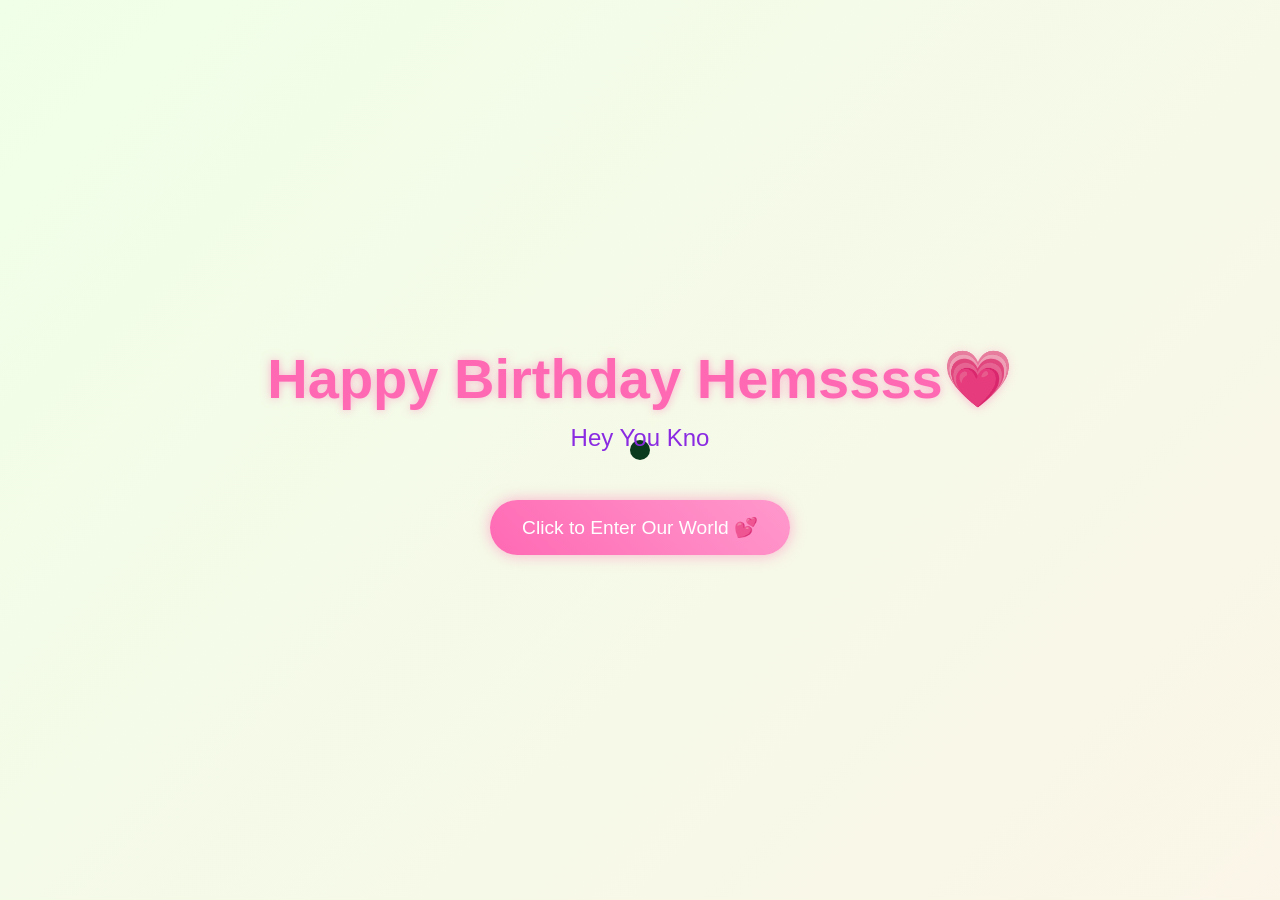
<file: index.html>
<!DOCTYPE html>
<html lang="en">
<head>
    <meta charset="UTF-8">
    <meta name="viewport" content="width=device-width, initial-scale=1.0">
    <title>Happy Birthday</title>
    <script src="https://cdnjs.cloudflare.com/ajax/libs/gsap/3.12.2/gsap.min.js"></script>
    <link rel="stylesheet" href="style.css">
    
</head>
<body>
    <div class="cursor"></div>
    <div class="container">
        <h1>Happy Birthday Hemssss💗</h1>
        <div class="greeting"></div>
        <button class="cta-button">Click to Enter Our World 💕</button>
    </div>

    <script src="script.js">
        
    </script>
</body>
</html>
</file>
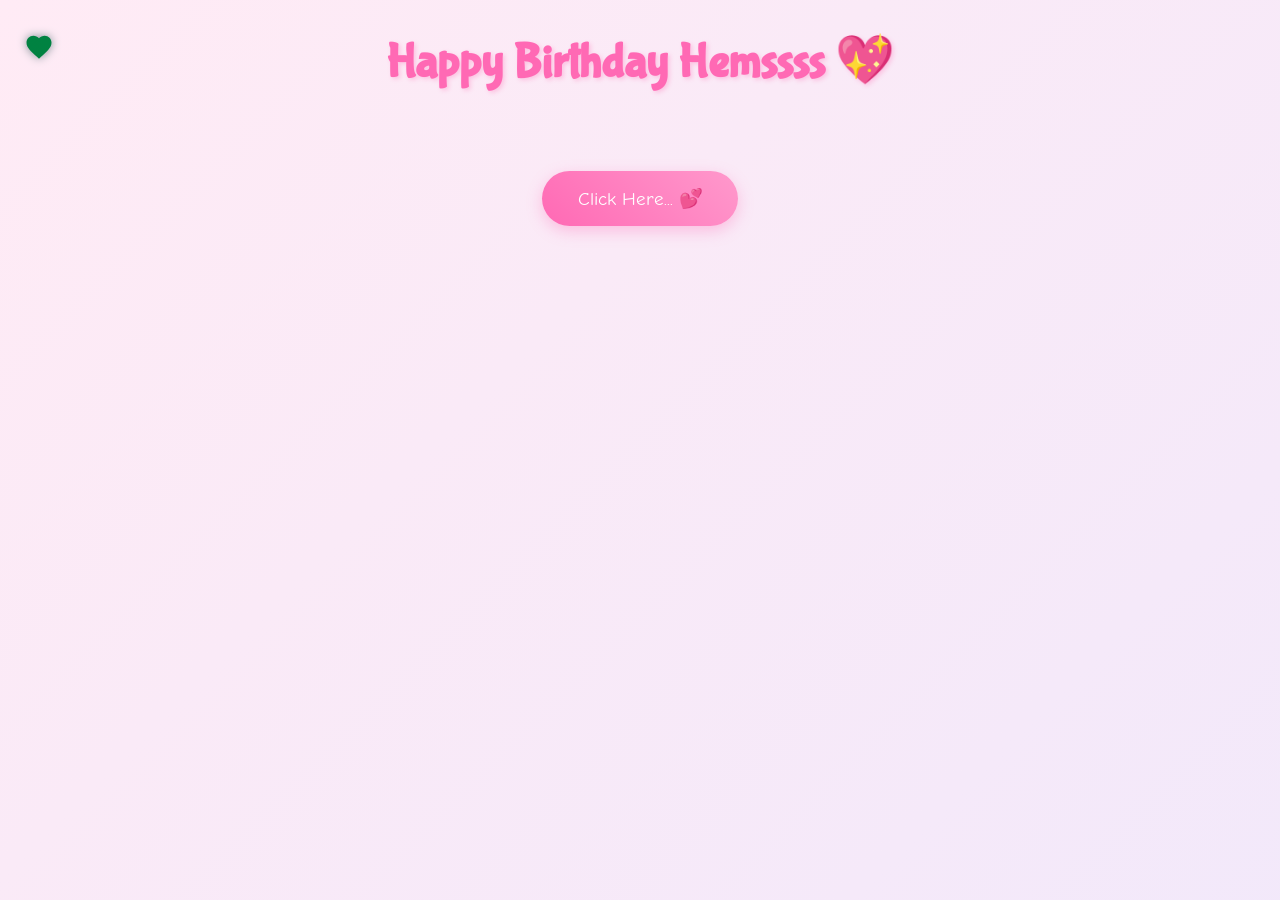
<file: cause.html>
<!DOCTYPE html>
<html lang="en">
<head>
    <meta charset="UTF-8">
    <meta name="viewport" content="width=device-width, initial-scale=1.0">
    <title>Why You're My Best Friend! 💖</title>
    <script src="https://cdnjs.cloudflare.com/ajax/libs/gsap/3.12.2/gsap.min.js"></script>
    <link rel="stylesheet" href="./cause.css?v=3">
</head>
<body>
    <div class="custom-cursor">
        <svg viewBox="0 0 24 24">
            <path fill="#ff69b4" d="M12 21.35l-1.45-1.32C5.4 15.36 2 12.28 2 8.5 2 5.42 4.42 3 7.5 3c1.74 0 3.41.81 4.5 2.09C13.09 3.81 14.76 3 16.5 3 19.58 3 22 5.42 22 8.5c0 3.78-3.4 6.86-8.55 11.54L12 21.35z"/>
        </svg>
    </div>

    <div class="container">
        <h1>Happy Birthday Hemssss 💖</h1>
        
        <div id="reasons-container"></div>
        
        <button class="shuffle-button">Click Here... 💕</button>
        <div class="reason-counter"></div>

        <div class="ending-section">
            <div class="teddy-hug">
                <img src="./d1.png" alt="Teddy Hug">
            </div>
            <div class="ending-text">You're the BESTEST ! 💖</div>
        </div>
    </div>

    <script src="cause.js?v=2"></script>
</body>
</html>
</file>
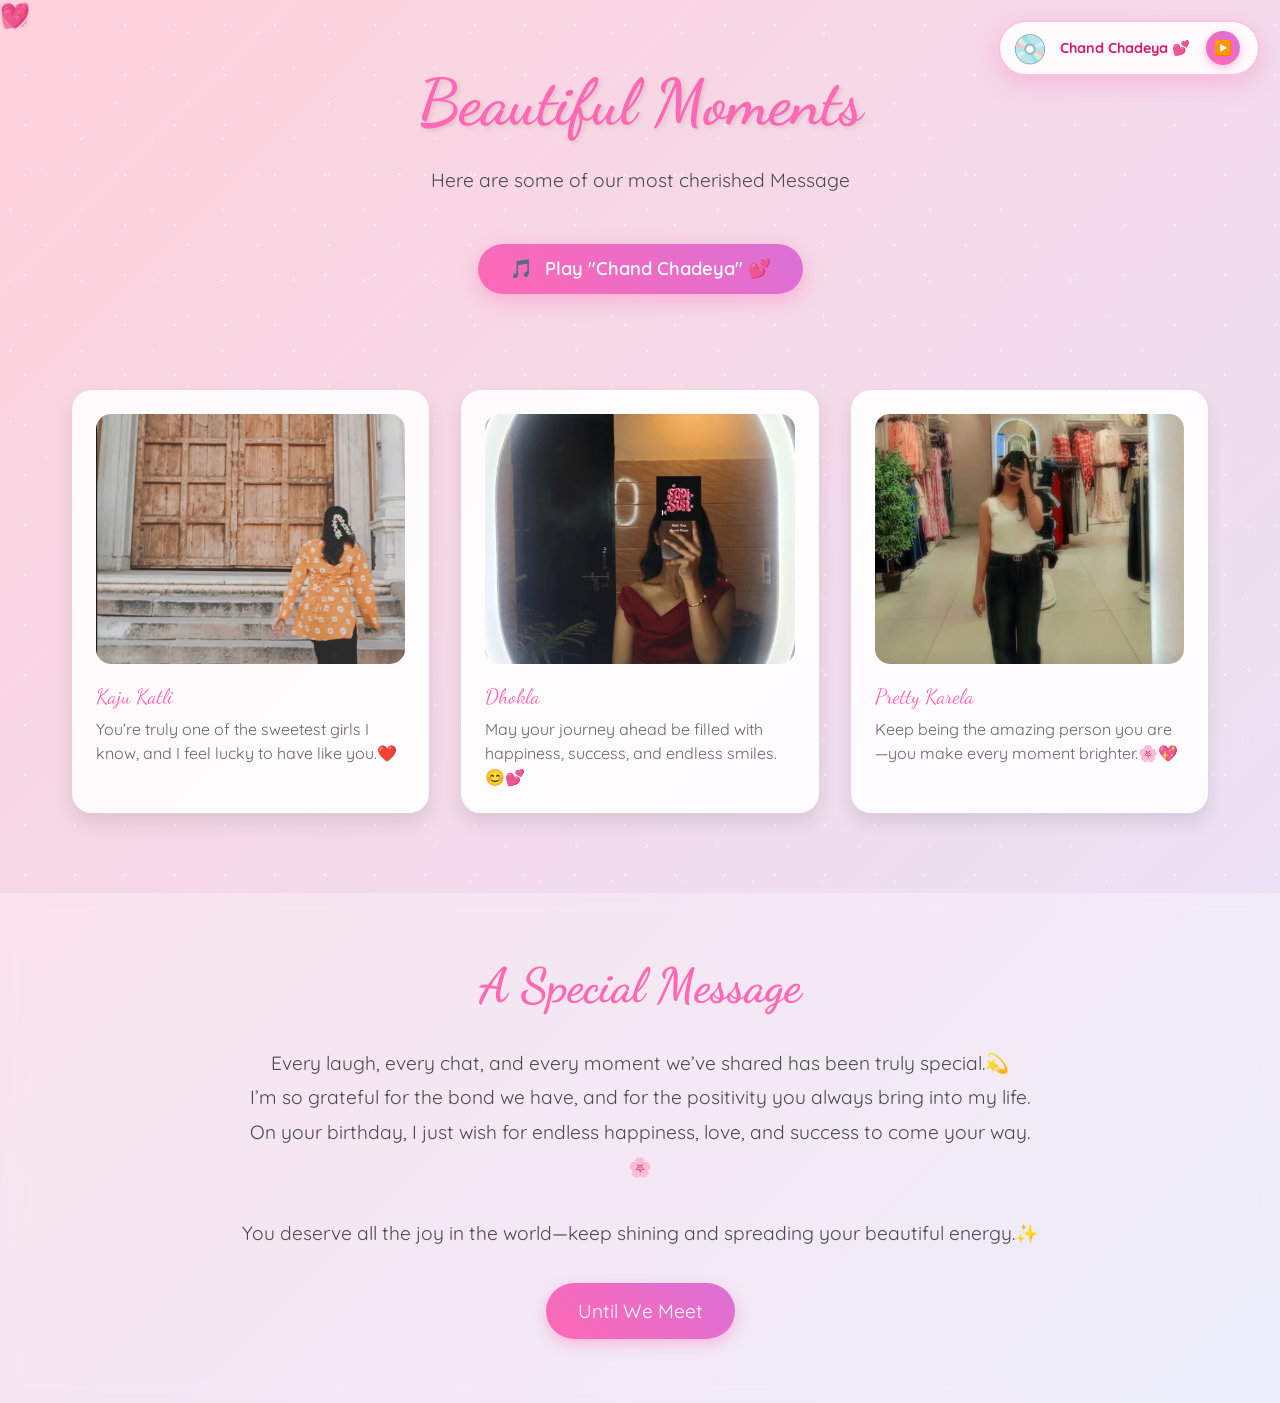
<file: last.html>
<!DOCTYPE html>
<html lang="en">

<head>
    <meta charset="UTF-8">
    <meta name="viewport" content="width=device-width, initial-scale=1.0">
    <title>Our Beautiful Memories ✨</title>
    <style>
        @import url('https://fonts.googleapis.com/css2?family=Dancing+Script:wght@700&family=Quicksand:wght@300;400;500;600&display=swap');

        * {
            margin: 0;
            padding: 0;
            box-sizing: border-box;
        }

        body {
            min-height: 100vh;
            background: linear-gradient(135deg,
                    #ffd1dc 0%,
                    #e6e6fa 25%,
                    #ffefd5 50%,
                    #e6e6fa 75%,
                    #ffd1dc 100%);
            background-size: 400% 400%;
            animation: gradientFlow 15s ease infinite;
            font-family: 'Quicksand', sans-serif;
            overflow-x: hidden;
            color: #4a4a4a;
        }

        @keyframes gradientFlow {
            0% {
                background-position: 0% 50%;
            }

            50% {
                background-position: 100% 50%;
            }

            100% {
                background-position: 0% 50%;
            }
        }

        /* Enhanced Sparkle Effect */
        .magic-sparkles {
            position: fixed;
            top: 0;
            left: 0;
            width: 100%;
            height: 100%;
            pointer-events: none;
            z-index: 1;
        }

        .sparkle {
            position: absolute;
            width: 6px;
            height: 6px;
            border-radius: 50%;
            background-color: white;
            animation: twinkle var(--duration, 4s) ease-in-out infinite;
            opacity: 0;
        }

        @keyframes twinkle {

            0%,
            100% {
                opacity: 0;
                transform: scale(0.5);
            }

            50% {
                opacity: 0.8;
                transform: scale(1);
            }
        }

        /* Generate 50 sparkles with different positions and animations */
        .magic-sparkles::before,
        .magic-sparkles::after {
            content: '';
            position: absolute;
            width: 100%;
            height: 100%;
            background-image: radial-gradient(circle, white 1px, transparent 1px);
            background-size: 50px 50px;
            animation: sparkleLayer 8s linear infinite;
            opacity: 0.5;
        }

        .magic-sparkles::after {
            animation-delay: -4s;
            transform: rotate(45deg);
        }

        @keyframes sparkleLayer {
            0% {
                transform: translateY(0);
            }

            100% {
                transform: translateY(-50px);
            }
        }

        /* Floating Hearts */
        .floating-hearts {
            position: fixed;
            width: 100%;
            height: 100%;
            pointer-events: none;
            z-index: 2;
        }

        .heart {
            position: absolute;
            font-size: 1.5rem;
            color: rgba(255, 105, 180, 0.6);
            animation: floatHeart var(--float-duration, 6s) ease-in-out infinite;
            animation-delay: var(--delay, 0s);
        }

        @keyframes floatHeart {
            0% {
                transform: translate(0, 100vh) rotate(0deg);
            }

            100% {
                transform: translate(var(--translate-x, 0), -100vh) rotate(360deg);
            }
        }

        /* Welcome Section */
        .welcome {
            text-align: center;
            padding: 4rem 2rem;
            position: relative;
            z-index: 3;
        }

        .welcome h1 {
            font-family: 'Dancing Script', cursive;
            font-size: 4rem;
            color: #ff69b4;
            text-shadow: 2px 2px 4px rgba(0, 0, 0, 0.1);
            animation: fadeInScale 2s ease;
        }

        .welcome p {
            font-size: 1.2rem;
            max-width: 600px;
            margin: 1.5rem auto;
            line-height: 1.6;
            animation: fadeIn 2s ease 0.5s both;
        }

        /* Enhanced Memory Cards */
        .memory-container {
            max-width: 1200px;
            margin: 0 auto;
            padding: 2rem;
            display: grid;
            grid-template-columns: repeat(auto-fit, minmax(300px, 1fr));
            gap: 2rem;
            z-index: 3;
            position: relative;
        }

        .memory-card {
            background: rgba(255, 255, 255, 0.9);
            border-radius: 20px;
            padding: 1.5rem;
            box-shadow: 0 10px 20px rgba(0, 0, 0, 0.1);
            transition: all 0.5s cubic-bezier(0.4, 0, 0.2, 1);
            position: relative;
            overflow: hidden;
        }

        .memory-card:hover {
            transform: translateY(-10px) scale(1.02);
            box-shadow: 0 15px 30px rgba(0, 0, 0, 0.15);
        }

        .memory-card::before {
            content: '';
            position: absolute;
            top: 0;
            left: 0;
            width: 100%;
            height: 100%;
            background: linear-gradient(45deg, transparent, rgba(255, 255, 255, 0.4), transparent);
            transform: translateX(-100%);
            transition: 0.5s;
        }

        .memory-card:hover::before {
            transform: translateX(100%);
        }

        .memory-img {
            width: 100%;
            height: 250px;
            object-fit: cover;
            border-radius: 15px;
            margin-bottom: 1rem;
            transition: transform 0.5s ease;
        }

        .memory-card:hover .memory-img {
            transform: scale(1.05);
        }

        .memory-date {
            font-family: 'Dancing Script', cursive;
            color: #ff69b4;
            font-size: 1.3rem;
            margin-bottom: 0.5rem;
        }

        .memory-caption {
            font-size: 1rem;
            line-height: 1.5;
            color: #666;
        }

        /* Final Message Section */
        .final-message {
            text-align: center;
            padding: 4rem 2rem;
            background: rgba(255, 255, 255, 0.3);
            backdrop-filter: blur(10px);
            margin-top: 3rem;
            position: relative;
            z-index: 3;
        }

        .final-message h2 {
            font-family: 'Dancing Script', cursive;
            font-size: 3rem;
            color: #ff69b4;
            margin-bottom: 2rem;
            animation: heartbeat 2s infinite;
        }

        @keyframes heartbeat {

            0%,
            100% {
                transform: scale(1);
            }

            50% {
                transform: scale(1.1);
            }
        }

        .final-message p {
            font-size: 1.2rem;
            max-width: 800px;
            margin: 0 auto 2rem;
            line-height: 1.8;
        }

        .goodbye-btn {
            display: inline-block;
            padding: 1rem 2rem;
            font-size: 1.2rem;
            background: linear-gradient(45deg, #ff69b4, #da70d6);
            color: white;
            border: none;
            border-radius: 50px;
            cursor: pointer;
            text-decoration: none;
            transition: all 0.3s ease;
            box-shadow: 0 5px 15px rgba(255, 105, 180, 0.4);
            animation: float 3s infinite ease-in-out;
        }

        .goodbye-btn:hover {
            transform: translateY(-5px);
            box-shadow: 0 8px 20px rgba(255, 105, 180, 0.6);
        }

        @keyframes float {

            0%,
            100% {
                transform: translateY(0);
            }

            50% {
                transform: translateY(-10px);
            }
        }

        /* Animations */
        @keyframes fadeInScale {
            0% {
                opacity: 0;
                transform: scale(0.8);
            }

            100% {
                opacity: 1;
                transform: scale(1);
            }
        }

        @keyframes fadeIn {
            0% {
                opacity: 0;
            }

            100% {
                opacity: 1;
            }
        }

        /* Generate Hearts */
        .js-generate-hearts {
            position: fixed;
            width: 100%;
            height: 100%;
            pointer-events: none;
            z-index: 2;
        }

        /* Custom Scrollbar */
        ::-webkit-scrollbar {
            width: 12px;
        }

        ::-webkit-scrollbar-track {
            background: rgba(255, 255, 255, 0.4);
        }

        ::-webkit-scrollbar-thumb {
            background: linear-gradient(45deg, #ff69b4, #da70d6);
            border-radius: 6px;
        }

        /* Responsive Design */
        @media (max-width: 768px) {
            .welcome {
                padding-top: 5rem;
                padding-bottom: 2rem;
                padding-left: 1rem;
                padding-right: 1rem;
            }

            .welcome h1 {
                font-size: 2.2rem;
            }

            .welcome p {
                font-size: 1.05rem;
                margin: 1rem auto;
            }

            .memory-container {
                grid-template-columns: 1fr;
                padding: 1rem;
                gap: 1.5rem;
            }

            .final-message {
                padding: 2.5rem 1rem;
            }

            .final-message h2 {
                font-size: 2.2rem;
            }

            .final-message p {
                font-size: 1.05rem;
                line-height: 1.6;
            }

            .floating-music-player {
                top: 12px;
                right: 12px;
                padding: 6px 12px 6px 10px;
                gap: 8px;
            }

            .song-title {
                font-size: 0.8rem;
            }

            .disc-icon {
                font-size: 1.3rem;
            }

            .welcome-music-btn {
                font-size: 0.95rem;
                padding: 0.75rem 1.4rem;
                max-width: 95%;
            }
        }

        /* Floating Music Player */
        .floating-music-player {
            position: fixed;
            top: 20px;
            right: 20px;
            z-index: 9999;
            display: flex;
            align-items: center;
            gap: 12px;
            padding: 8px 18px 8px 12px;
            background: rgba(255, 255, 255, 0.88);
            backdrop-filter: blur(12px);
            -webkit-backdrop-filter: blur(12px);
            border: 2px solid rgba(255, 105, 180, 0.4);
            border-radius: 50px;
            box-shadow: 0 8px 25px rgba(255, 105, 180, 0.3);
            transition: all 0.3s ease;
            cursor: pointer;
            user-select: none;
        }

        .floating-music-player:hover {
            transform: scale(1.05);
            box-shadow: 0 10px 30px rgba(255, 105, 180, 0.5);
            border-color: rgba(255, 105, 180, 0.8);
        }

        .disc-icon {
            font-size: 1.8rem;
            display: inline-block;
            transition: transform 0.3s;
        }

        .disc-icon.playing {
            animation: spinDisc 3s linear infinite;
        }

        @keyframes spinDisc {
            100% {
                transform: rotate(360deg);
            }
        }

        .music-info {
            display: flex;
            flex-direction: column;
            text-align: left;
            line-height: 1.25;
        }

        .song-title {
            font-size: 0.9rem;
            font-weight: 700;
            color: #d81b60;
            white-space: nowrap;
        }

        .song-artist {
            font-size: 0.75rem;
            color: #666;
            white-space: nowrap;
        }

        .play-toggle-btn {
            background: linear-gradient(45deg, #ff69b4, #da70d6);
            border: none;
            border-radius: 50%;
            width: 34px;
            height: 34px;
            display: flex;
            align-items: center;
            justify-content: center;
            color: white;
            font-size: 0.9rem;
            cursor: pointer;
            box-shadow: 0 3px 10px rgba(255, 105, 180, 0.4);
            transition: transform 0.2s;
            margin-left: 4px;
        }

        .play-toggle-btn:hover {
            transform: scale(1.1);
        }

        /* Welcome Section Music Play Button */
        .welcome-music-btn {
            display: inline-flex;
            align-items: center;
            gap: 12px;
            margin-top: 1.5rem;
            padding: 0.85rem 2rem;
            background: linear-gradient(45deg, #ff69b4, #da70d6);
            color: white;
            font-family: 'Quicksand', sans-serif;
            font-size: 1.15rem;
            font-weight: 600;
            border: none;
            border-radius: 50px;
            cursor: pointer;
            box-shadow: 0 6px 20px rgba(255, 105, 180, 0.4);
            transition: all 0.3s ease;
        }

        .welcome-music-btn:hover {
            transform: translateY(-3px) scale(1.03);
            box-shadow: 0 10px 25px rgba(255, 105, 180, 0.6);
        }

        .welcome-music-btn.playing {
            background: linear-gradient(45deg, #da70d6, #ff1493);
            animation: musicPulse 2s infinite ease-in-out;
        }

        @keyframes musicPulse {

            0%,
            100% {
                box-shadow: 0 6px 20px rgba(255, 105, 180, 0.5);
            }

            50% {
                box-shadow: 0 8px 30px rgba(218, 112, 214, 0.85);
            }
        }
    </style>
</head>

<body>
    <!-- Floating Music Player Widget -->
    <div class="floating-music-player" id="floatingMusicPlayer" title="Click to Play / Pause Music">
        <div class="disc-icon" id="discIcon">💿</div>
        <div class="music-info">
            <span class="song-title">Chand Chadeya 💕</span>
        </div>
        <button class="play-toggle-btn" id="musicToggleBtn" aria-label="Play or Pause Music">
            <span id="playIcon">▶️</span>
        </button>
    </div>

    <!-- Background Audio -->
    <audio id="bgMusic" src="./Bharat%20Chauhan%20-%20Chann%20Chadheya%20(Official%20Video).mp3" loop
        preload="auto"></audio>

    <div class="magic-sparkles"></div>
    <div class="floating-hearts">
        <!-- Hearts will be generated via CSS -->
        <div class="heart" style="--float-duration: 6s; --delay: 0s; --translate-x: 20px;">💝</div>
        <div class="heart" style="--float-duration: 8s; --delay: 1s; --translate-x: -30px;">💖</div>
        <div class="heart" style="--float-duration: 7s; --delay: 2s; --translate-x: 40px;">💗</div>
        <div class="heart" style="--float-duration: 9s; --delay: 3s; --translate-x: -20px;">💓</div>
        <div class="heart" style="--float-duration: 5s; --delay: 4s; --translate-x: 30px;">💕</div>
    </div>

    <section class="welcome">
        <h1>Beautiful Moments</h1>
        <p>Here are some of our most cherished Message</p>
        <button class="welcome-music-btn" id="welcomeMusicBtn">
            <span class="music-icon">🎵</span>
            <span class="music-text">Play "Chand Chadeya" 💕</span>
        </button>
    </section>

    <div class="memory-container">
        <div class="memory-card">
            <img src="./d1.png" alt="First Date" class="memory-img">
            <div class="memory-date">Kaju Katli</div>
            <div class="memory-caption">You’re truly one of the sweetest girls I know, and I feel lucky to have like
                you.❤️</div>
        </div>
        <div class="memory-card">
            <img src="./d2.png" alt="Beach Day" class="memory-img">
            <div class="memory-date">Dhokla</div>
            <div class="memory-caption">May your journey ahead be filled with happiness, success, and endless
                smiles.😊💕</div>
        </div>
        <div class="memory-card">
            <img src="./d3.png" alt="Movie Night" class="memory-img">
            <div class="memory-date">Pretty Karela</div>
            <div class="memory-caption">Keep being the amazing person you are—you make every moment brighter.🌸💖</div>
        </div>

    </div>

    <section class="final-message">
        <h2>A Special Message</h2>
        <p>Every laugh, every chat, and every moment we’ve shared has been truly special.💫<br>
            I’m so grateful for the bond we have, and for the positivity you always bring into my life.<br>
            On your birthday, I just wish for endless happiness, love, and success to come your way.🌸</p>
        <p>You deserve all the joy in the world—keep shining and spreading your beautiful energy.✨</p>
        <a href="#" class="goodbye-btn">Until We Meet</a>
    </section>

    <script>
        const bgMusic = document.getElementById('bgMusic');
        const welcomeMusicBtn = document.getElementById('welcomeMusicBtn');
        const musicToggleBtn = document.getElementById('musicToggleBtn');
        const floatingMusicPlayer = document.getElementById('floatingMusicPlayer');
        const playIcon = document.getElementById('playIcon');
        const discIcon = document.getElementById('discIcon');
        const musicText = welcomeMusicBtn ? welcomeMusicBtn.querySelector('.music-text') : null;
        const musicIcon = welcomeMusicBtn ? welcomeMusicBtn.querySelector('.music-icon') : null;

        function updateMusicState(isPlaying) {
            if (isPlaying) {
                playIcon.textContent = '⏸️';
                discIcon.classList.add('playing');
                if (welcomeMusicBtn) {
                    welcomeMusicBtn.classList.add('playing');
                    musicText.textContent = 'Pause Music ⏸️';
                    musicIcon.textContent = '🎶';
                }
            } else {
                playIcon.textContent = '▶️';
                discIcon.classList.remove('playing');
                if (welcomeMusicBtn) {
                    welcomeMusicBtn.classList.remove('playing');
                    musicText.textContent = 'Play "Chand Chadeya" 💕';
                    musicIcon.textContent = '🎵';
                }
            }
        }

        function togglePlay() {
            if (bgMusic.paused) {
                bgMusic.play().then(() => {
                    updateMusicState(true);
                }).catch(err => {
                    console.log("Audio playback error:", err);
                });
            } else {
                bgMusic.pause();
                updateMusicState(false);
            }
        }

        if (welcomeMusicBtn) {
            welcomeMusicBtn.addEventListener('click', togglePlay);
        }
        if (floatingMusicPlayer) {
            floatingMusicPlayer.addEventListener('click', togglePlay);
        }

        bgMusic.addEventListener('play', () => updateMusicState(true));
        bgMusic.addEventListener('pause', () => updateMusicState(false));

        // Attempt autoplay on page load if allowed
        window.addEventListener('load', () => {
            bgMusic.play().then(() => {
                updateMusicState(true);
            }).catch(() => {
                // Browser policy blocked autoplay until user gesture
                updateMusicState(false);
            });
        });
    </script>
</body>

</html>
</file>
<file: style.css>
* {
    margin: 0;
    padding: 0;
    box-sizing: border-box;
    cursor: none;
}

body {
    min-height: 100vh;
    display: flex;
    flex-direction: column;
    align-items: center;
    justify-content: center;
    background: linear-gradient(-45deg, #fee9f7, #e8f5fe, #fef2e8, #f0ffe8);
    background-size: 400% 400%;
    animation: gradientBG 15s ease infinite;
    font-family: 'Arial Rounded MT Bold', Arial, sans-serif;
    overflow: hidden;
    position: relative;
}

.cursor {
    width: 20px;
    height: 20px;
    background: pink;
    border-radius: 50%;
    position: fixed;
    pointer-events: none;
    mix-blend-mode: difference;
    transition: transform 0.2s;
}

.container {
    text-align: center;
    z-index: 1;
}

h1 {
    font-size: 3.5rem;
    color: #ff69b4;
    text-shadow: 0 0 10px rgba(255, 105, 180, 0.5);
    margin-bottom: 2rem;
    opacity: 0;
}

.greeting {
    font-size: 1.5rem;
    color: #8a2be2;
    margin-bottom: 3rem;
    min-height: 2em;
}

.cta-button {
    padding: 1rem 2rem;
    font-size: 1.2rem;
    background: linear-gradient(45deg, #ff69b4, #ff99cc);
    border: none;
    border-radius: 50px;
    color: white;
    cursor: pointer;
    box-shadow: 0 0 15px rgba(255, 105, 180, 0.5);
    transition: transform 0.3s, box-shadow 0.3s;
    opacity: 0;
}

.cta-button:hover {
    transform: scale(1.1);
    box-shadow: 0 0 25px rgba(255, 105, 180, 0.7);
}

.floating {
    position: absolute;
    pointer-events: none;
    opacity: 0;
}

@keyframes gradientBG {
    0% { background-position: 0% 50%; }
    50% { background-position: 100% 50%; }
    100% { background-position: 0% 50%; }
}

@media (max-width: 768px) {
    * {
        cursor: auto !important;
    }

    .cursor {
        display: none !important;
    }

    body {
        padding: 1.5rem 1rem;
    }

    h1 {
        font-size: 2.2rem;
        line-height: 1.2;
        margin-bottom: 1.5rem;
    }

    .greeting {
        font-size: 1.15rem;
        line-height: 1.5;
        padding: 0 0.5rem;
        margin-bottom: 2.5rem;
    }

    .cta-button {
        font-size: 1.05rem;
        padding: 0.85rem 1.8rem;
    }
}
</file>
<file: cause.css>
@import url('https://fonts.googleapis.com/css2?family=Bubblegum+Sans&family=Comic+Neue:wght@700&family=Quicksand:wght@500;600&display=swap');

* {
    margin: 0;
    padding: 0;
    box-sizing: border-box;
    cursor: none;
}

body {
    min-height: 100vh;
    background: linear-gradient(-45deg, #ffe6e6, #e6e6ff, #ffebf5);
    background-size: 400% 400%;
    animation: gradientBG 15s ease infinite;
    font-family: 'Quicksand', sans-serif;
    overflow-x: hidden;
    padding: 2rem 1.5rem;
}

.custom-cursor {
    width: 30px;
    height: 30px;
    position: fixed;
    pointer-events: none;
    z-index: 9999;
    mix-blend-mode: difference;
    transition: transform 0.1s;
}

.custom-cursor svg {
    width: 100%;
    height: 100%;
    filter: drop-shadow(0 0 5px rgba(255, 182, 193, 0.5));
}

.container {
    max-width: 1000px;
    margin: 0 auto;
    text-align: center;
    position: relative;
    z-index: 1;
}

h1 {
    font-family: 'Bubblegum Sans', cursive;
    font-size: 3rem;
    color: #ff69b4;
    text-shadow: 2px 2px 4px rgba(255, 105, 180, 0.3);
    margin-bottom: 2rem;
    animation: bounce 1s ease infinite;
}

#reasons-container {
    display: flex;
    flex-direction: column;
    gap: 1.2rem;
    margin-bottom: 1.5rem;
}

.reason-card {
    background: rgba(255, 255, 255, 0.94);
    border-radius: 24px;
    padding: 1.2rem 2rem;
    margin: 0 auto;
    width: 100%;
    max-width: 750px;
    box-shadow: 0 8px 25px rgba(255, 105, 180, 0.18);
    border: 2px solid rgba(255, 182, 193, 0.4);
    display: flex;
    flex-direction: column;
    align-items: center;
    justify-content: center;
    gap: 0.8rem;
    transition: transform 0.3s ease, box-shadow 0.3s ease;
}

.reason-card:hover {
    transform: translateY(-4px);
    box-shadow: 0 12px 30px rgba(255, 105, 180, 0.3);
    border-color: rgba(255, 105, 180, 0.6);
}

.card-gif-wrap {
    display: flex;
    align-items: center;
    justify-content: center;
}

.card-gif,
.card-gif-wrap img,
.reason-card img {
    height: 80px !important;
    max-height: 80px !important;
    max-width: 130px !important;
    width: auto !important;
    object-fit: contain !important;
    border-radius: 12px;
    filter: drop-shadow(0 4px 8px rgba(0, 0, 0, 0.08));
}

.reason-text {
    font-size: 1.25rem;
    color: #4a4a4a;
    line-height: 1.6;
    margin: 0;
    text-align: center;
    max-width: 95%;
}

.reason-emoji {
    font-size: 1.4rem;
    margin-right: 4px;
    vertical-align: middle;
}

.shuffle-button {
    background: linear-gradient(45deg, #ff69b4, #ff99cc);
    border: none;
    border-radius: 50px;
    padding: 1rem 2.2rem;
    font-size: 1.2rem;
    color: white;
    margin: 1.5rem 0;
    cursor: pointer;
    transition: all 0.3s ease;
    font-family: 'Comic Neue', cursive;
    box-shadow: 0 5px 15px rgba(255, 105, 180, 0.35);
}

.shuffle-button:hover {
    transform: scale(1.08);
    box-shadow: 0 8px 25px rgba(255, 105, 180, 0.5);
}

.shuffle-button.story-mode {
    background: linear-gradient(45deg, #9b6dff, #ff6dc7);
    transform: scale(1.08);
}

.shuffle-button.story-mode:hover {
    transform: scale(1.15);
}

.reason-counter {
    font-size: 0.95rem;
    color: #ff69b4;
    margin-top: 0.5rem;
    opacity: 0.8;
    font-weight: 600;
}

.floating {
    position: fixed;
    pointer-events: none;
    animation: float 3s ease-in-out infinite;
}

.ending-section {
    margin-top: 3rem;
    padding: 1.5rem;
    text-align: center;
}

.ending-text {
    font-family: 'Bubblegum Sans', cursive;
    font-size: 2rem;
    color: #ff69b4;
    margin-bottom: 2rem;
    opacity: 0;
    transform: translateY(20px);
}

.teddy-hug {
    width: 200px;
    margin: 0 auto;
    transform: scale(0);
}

.teddy-hug img {
    max-width: 100%;
    height: auto;
    border-radius: 16px;
}

@keyframes gradientBG {
    0% { background-position: 0% 50%; }
    50% { background-position: 100% 50%; }
    100% { background-position: 0% 50%; }
}

@keyframes float {
    0%, 100% { transform: translateY(0); }
    50% { transform: translateY(-20px); }
}

@keyframes bounce {
    0%, 100% { transform: translateY(0); }
    50% { transform: translateY(-10px); }
}

/* Mobile Responsiveness */
@media (max-width: 768px) {
    * {
        cursor: auto !important;
    }

    body {
        padding: 1rem 0.8rem;
    }

    h1 {
        font-size: 1.9rem;
        margin-bottom: 1.2rem;
    }

    .reason-card {
        padding: 1rem 1.2rem;
        border-radius: 18px;
        gap: 0.5rem;
    }

    .card-gif {
        height: 75px;
        max-width: 110px;
    }

    .reason-text {
        font-size: 1.05rem;
        line-height: 1.5;
        max-width: 100%;
    }

    .shuffle-button {
        font-size: 1.05rem;
        padding: 0.85rem 1.8rem;
    }

    /* Touch screen: disable stuck cursor */
    .custom-cursor {
        display: none !important;
    }
}
</file>
